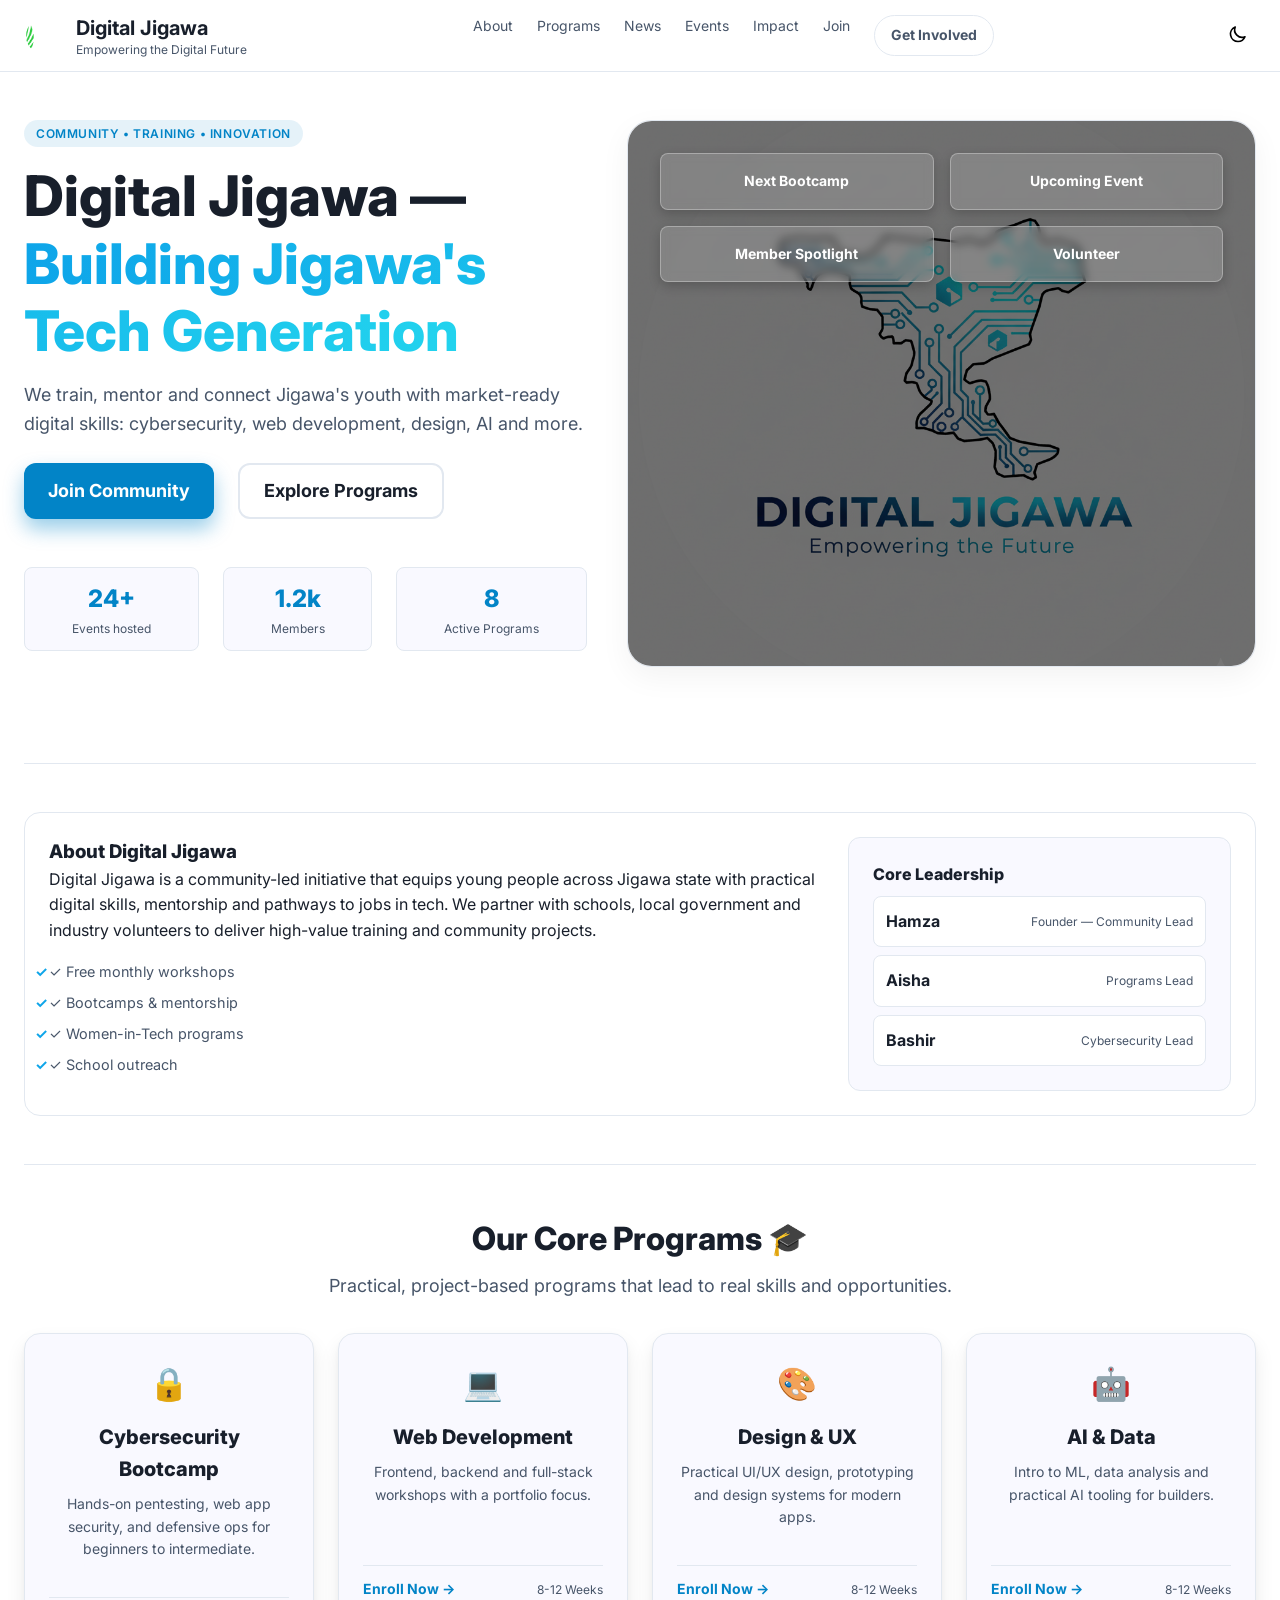
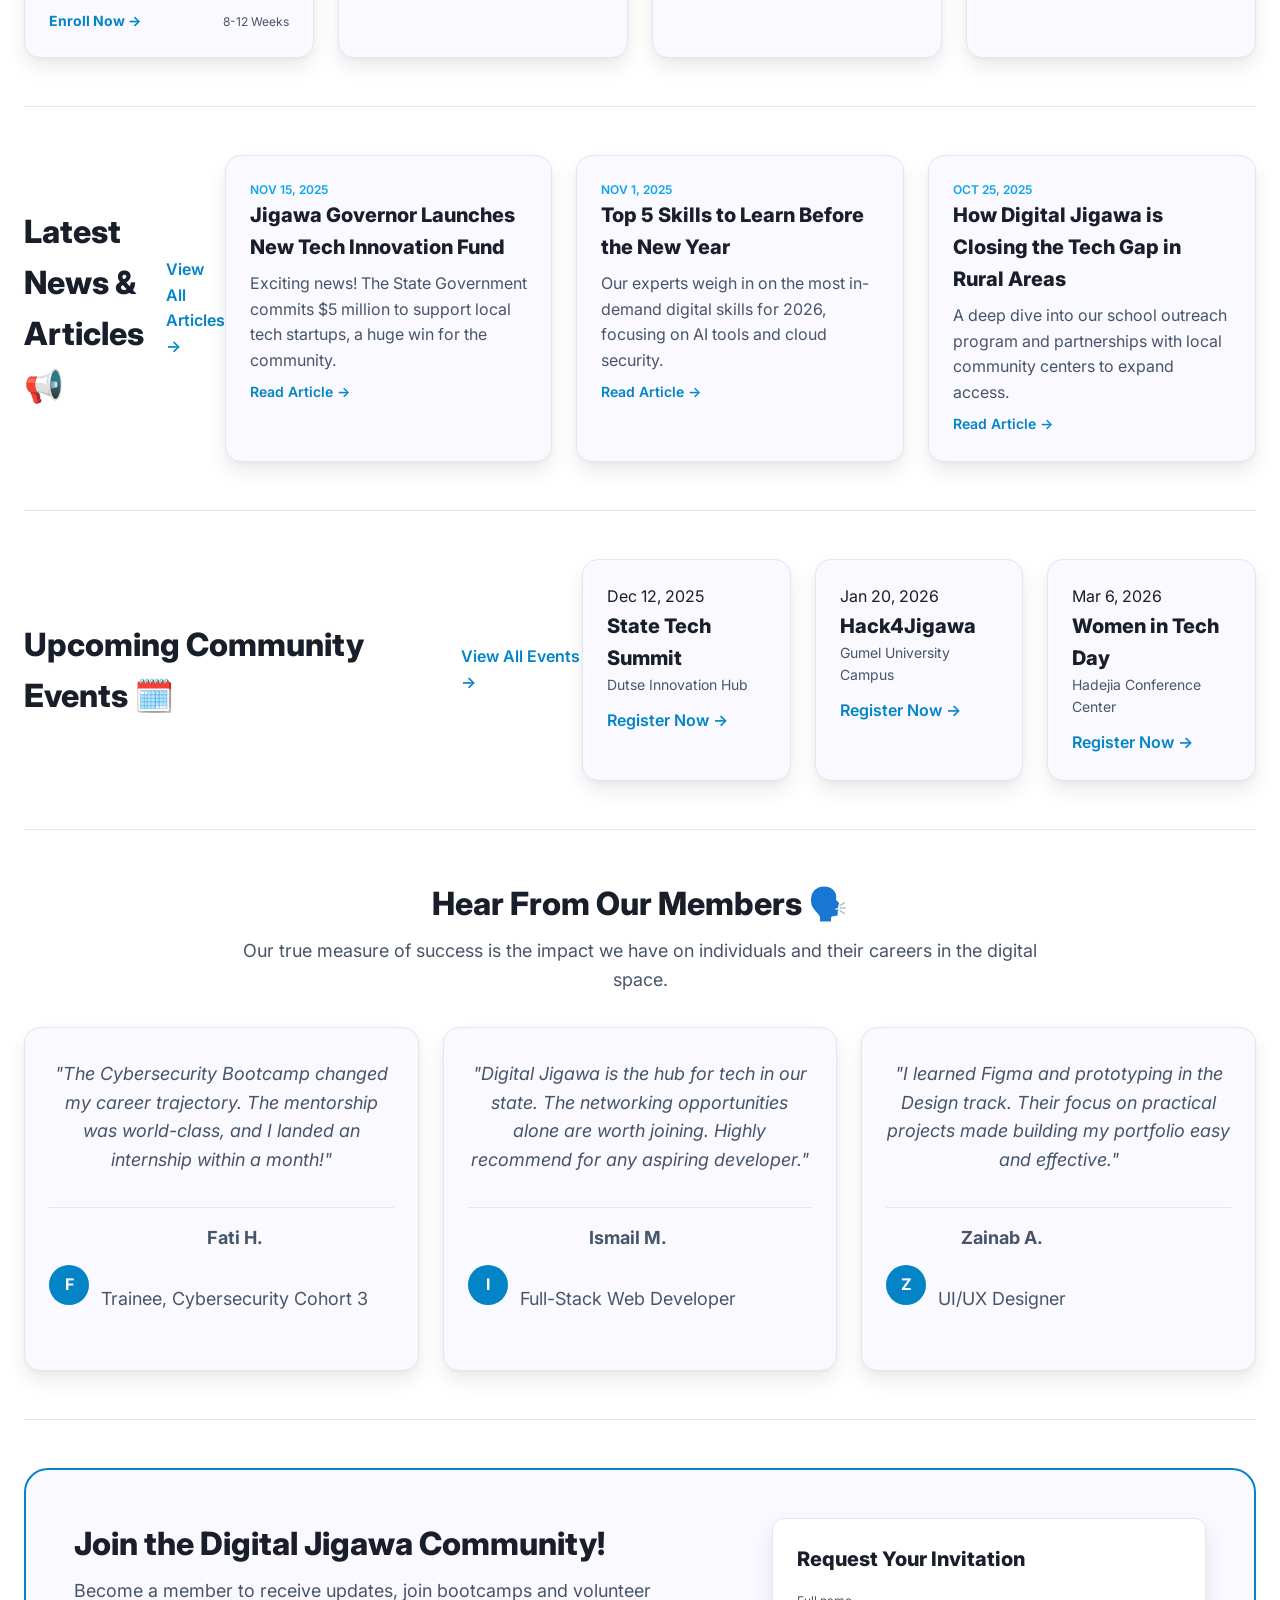
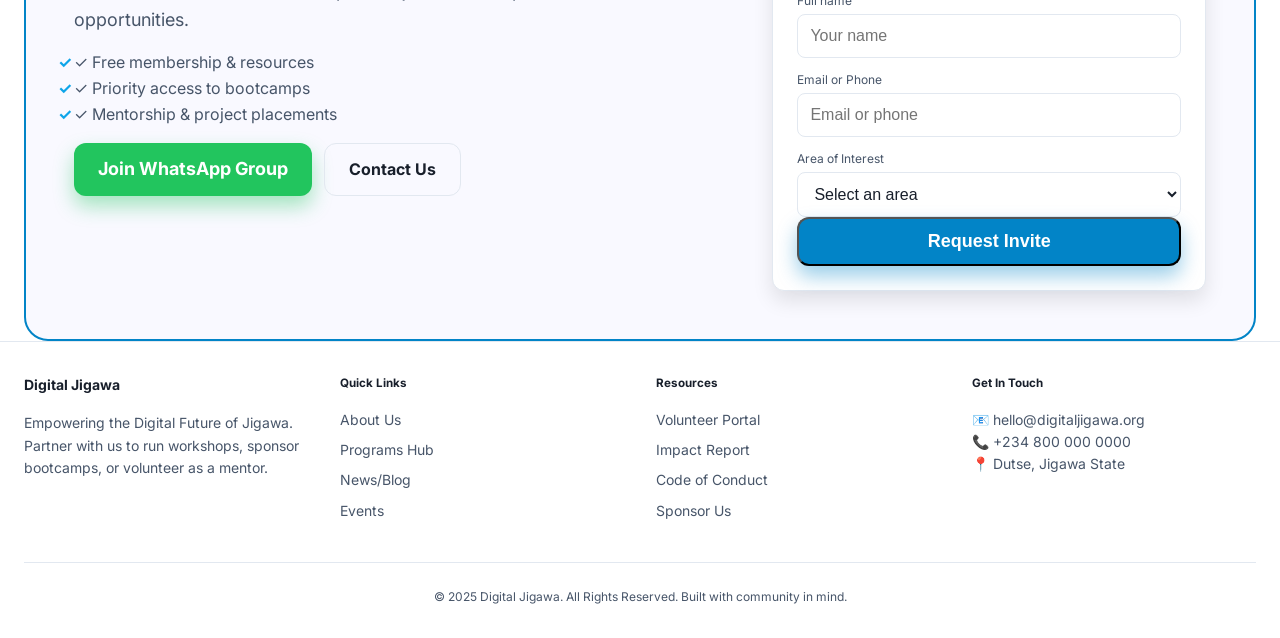
<file: index.html>
<!DOCTYPE html>
<html lang="en">
<head>
    <meta charset="UTF-8">
    <meta name="viewport" content="width=device-width, initial-scale=1.0">
    <title>Digital Jigawa - Empowering the Future</title>
    <link href="https://fonts.googleapis.com/css2?family=Inter:wght@400;600;700;800;900&display=swap" rel="stylesheet">
    <link rel="stylesheet" href="styles.css">
</head>
<body class="light">
    <header class="navbar">
        <div class="nav-container">
            <div class="logo">
                <div class="logo-icon">
                    <img src="digital_jigawa_logo.png" alt="Digital Jigawa Logo" class="logo-image">
                </div>
                <div>
                    <h1>Digital Jigawa</h1>
                    <p>Empowering the Digital Future</p>
                </div>
            </div>

            <nav class="nav-links">
                <a href="#about">About</a>
                <a href="#programs">Programs</a>
                <a href="#news">News</a>
                <a href="#events">Events</a>
                <a href="#testimonials">Impact</a>
                <a href="#join">Join</a>
                <a href="#contact" class="btn btn-outline">Get Involved</a>
            </nav>
            
            <button id="dark-mode-toggle" class="mode-toggle">
            </button>
        </div>
    </header>

    <main class="main-content">
        <section class="hero-section">
            <div class="hero-text-content">
                <span class="tag">Community • Training • Innovation</span>
                <h2>Digital Jigawa — <span class="gradient-text">Building Jigawa's Tech Generation</span></h2>
                <p>We train, mentor and connect Jigawa's youth with market-ready digital skills: cybersecurity, web development, design, AI and more.</p>

                <div class="hero-actions">
                    <a href="#join" class="btn btn-primary">Join Community</a>
                    <a href="#programs" class="btn btn-secondary">Explore Programs</a>
                </div>

                <div class="stats-bar">
                    <div class="stat-card">
                        <div class="stat-value">24+</div>
                        <div class="stat-label">Events hosted</div>
                    </div>
                    <div class="stat-card">
                        <div class="stat-value">1.2k</div>
                        <div class="stat-label">Members</div>
                    </div>
                    <div class="stat-card">
                        <div class="stat-value">8</div>
                        <div class="stat-label">Active Programs</div>
                    </div>
                </div>
            </div>

            <div class="hero-visual">
                <div class="visual-card-grid">
                    <a href="#programs" class="visual-card visual-button">Next Bootcamp</a>
                    <a href="#events" class="visual-card visual-button">Upcoming Event</a>
                    <a href="#testimonials" class="visual-card visual-button">Member Spotlight</a>
                    <a href="#join" class="visual-card visual-button">Volunteer</a>
                </div>
            </div>
        </section>

        <div class="divider"></div>

        <section id="about" class="section-card about-section">
            <div class="about-info">
                <h3>About Digital Jigawa</h3>
                <p>Digital Jigawa is a community-led initiative that equips young people across Jigawa state with practical digital skills, mentorship and pathways to jobs in tech. We partner with schools, local government and industry volunteers to deliver high-value training and community projects.</p>
                <ul>
                    <li>✓ Free monthly workshops</li>
                    <li>✓ Bootcamps & mentorship</li>
                    <li>✓ Women-in-Tech programs</li>
                    <li>✓ School outreach</li>
                </ul>
            </div>
            <div class="leadership-panel">
                <h4>Core Leadership</h4>
                <div class="leader-item"><span>Hamza</span><p>Founder — Community Lead</p></div>
                <div class="leader-item"><span>Aisha</span><p>Programs Lead</p></div>
                <div class="leader-item"><span>Bashir</span><p>Cybersecurity Lead</p></div>
            </div>
        </section>

        <div class="divider"></div>

        <section id="programs" class="centered-heading">
            <h3>Our Core Programs 🎓</h3>
            <p>Practical, project-based programs that lead to real skills and opportunities.</p>

            <div class="grid-4 programs-grid">
                <div class="program-card">
                    <span class="icon">🔒</span>
                    <h4>Cybersecurity Bootcamp</h4>
                    <p>Hands-on pentesting, web app security, and defensive ops for beginners to intermediate.</p>
                    <div class="card-footer"><a href="#join">Enroll Now →</a><span>8-12 Weeks</span></div>
                </div>
                <div class="program-card">
                    <span class="icon">💻</span>
                    <h4>Web Development</h4>
                    <p>Frontend, backend and full-stack workshops with a portfolio focus.</p>
                    <div class="card-footer"><a href="#join">Enroll Now →</a><span>8-12 Weeks</span></div>
                </div>
                <div class="program-card">
                    <span class="icon">🎨</span>
                    <h4>Design & UX</h4>
                    <p>Practical UI/UX design, prototyping and design systems for modern apps.</p>
                    <div class="card-footer"><a href="#join">Enroll Now →</a><span>8-12 Weeks</span></div>
                </div>
                <div class="program-card">
                    <span class="icon">🤖</span>
                    <h4>AI & Data</h4>
                    <p>Intro to ML, data analysis and practical AI tooling for builders.</p>
                    <div class="card-footer"><a href="#join">Enroll Now →</a><span>8-12 Weeks</span></div>
                </div>
            </div>
        </section>

        <div class="divider"></div>

        <section id="news" class="section-header">
            <h3>Latest News & Articles 📢</h3>
            <a href="/blog" class="link-secondary">View All Articles →</a>

            <div class="grid-3 news-grid">
                </div>
        </section>

        <div class="divider"></div>
        
        <section id="events" class="section-header">
            <h3>Upcoming Community Events 🗓️</h3>
            <a href="#events" class="link-secondary">View All Events →</a>

            <div class="grid-3 events-grid">
                <div class="event-card">
                    <p class="event-date">Dec 12, 2025</p>
                    <h4>State Tech Summit</h4>
                    <p class="event-location">Dutse Innovation Hub</p>
                    <a href="#">Register Now →</a>
                </div>
                <div class="event-card">
                    <p class="event-date">Jan 20, 2026</p>
                    <h4>Hack4Jigawa</h4>
                    <p class="event-location">Gumel University Campus</p>
                    <a href="#">Register Now →</a>
                </div>
                <div class="event-card">
                    <p class="event-date">Mar 6, 2026</p>
                    <h4>Women in Tech Day</h4>
                    <p class="event-location">Hadejia Conference Center</p>
                    <a href="#">Register Now →</a>
                </div>
            </div>
        </section>

        <div class="divider"></div>

        <section id="testimonials" class="centered-heading">
            <h3>Hear From Our Members 🗣️</h3>
            <p class="sub-heading-text">Our true measure of success is the impact we have on individuals and their careers in the digital space.</p>
            
            <div class="grid-3 testimonials-grid">
                <div class="testimonial-card">
                    <p class="quote">"The Cybersecurity Bootcamp changed my career trajectory. The mentorship was world-class, and I landed an internship within a month!"</p>
                    <div class="author-info">
                        <div class="avatar">F</div>
                        <div><p class="author-name">Fati H.</p><p class="author-role">Trainee, Cybersecurity Cohort 3</p></div>
                    </div>
                </div>
                <div class="testimonial-card">
                    <p class="quote">"Digital Jigawa is the hub for tech in our state. The networking opportunities alone are worth joining. Highly recommend for any aspiring developer."</p>
                    <div class="author-info">
                        <div class="avatar">I</div>
                        <div><p class="author-name">Ismail M.</p><p class="author-role">Full-Stack Web Developer</p></div>
                    </div>
                </div>
                <div class="testimonial-card">
                    <p class="quote">"I learned Figma and prototyping in the Design track. Their focus on practical projects made building my portfolio easy and effective."</p>
                    <div class="author-info">
                        <div class="avatar">Z</div>
                        <div><p class="author-name">Zainab A.</p><p class="author-role">UI/UX Designer</p></div>
                    </div>
                </div>
            </div>
        </section>

        <div class="divider"></div>

        <section id="join" class="join-section">
            <div class="join-text-content">
                <h3>Join the Digital Jigawa Community!</h3>
                <p>Become a member to receive updates, join bootcamps and volunteer opportunities.</p>
                <ul>
                    <li>✓ Free membership & resources</li>
                    <li>✓ Priority access to bootcamps</li>
                    <li>✓ Mentorship & project placements</li>
                </ul>
                <div class="join-actions">
                    <a href="https://chat.whatsapp.com/FKQ9TFHt9IEEI9ytUVVct3" target="_blank" rel="noreferrer" class="btn btn-whatsapp">Join WhatsApp Group</a>
                    <a href="#contact" class="btn btn-secondary-border">Contact Us</a>
                </div>
            </div>

            <div class="join-form-container">
                <h4>Request Your Invitation</h4>
                <form name="join-request" method="POST" data-netlify="true">
                    <input type="hidden" name="form-name" value="join-request" />
                  <p style="display: none;">
        <label>Don’t fill this out if you’re human: <input name="bot-field" /></label>
    </p>
                    <label for="name">Full name</label>
                    <input type="text" id="name" name="name" placeholder="Your name" required>

                    <label for="contact">Email or Phone</label>
                    <input type="text" id="contact" name="contact" placeholder="Email or phone" required>

                    <label for="interest">Area of Interest</label>
                    <select id="interest" name="interest">
                        <option disabled selected>Select an area</option>
                        <option>Cybersecurity</option>
                        <option>Web Development</option>
                        <option>Design & UX</option>
                        <option>AI & Data</option>
                    </select>
                    
                    <button type="submit" class="btn btn-primary btn-full-width">Request Invite</button>
                </form>
            </div>
        </section>
    </main>

    <footer id="contact" class="footer">
        <div class="footer-grid">
            <div class="footer-brand">
                <h4>Digital Jigawa</h4>
                <p>Empowering the Digital Future of Jigawa. Partner with us to run workshops, sponsor bootcamps, or volunteer as a mentor.</p>
            </div>
            <div>
                <h5>Quick Links</h5>
                <ul>
                    <li><a href="#about">About Us</a></li>
                    <li><a href="#programs">Programs Hub</a></li>
                    <li><a href="#news">News/Blog</a></li>
                    <li><a href="#events">Events</a></li>
                </ul>
            </div>
            <div>
                <h5>Resources</h5>
                <ul>
                    <li>Volunteer Portal</li>
                    <li>Impact Report</li>
                    <li>Code of Conduct</li>
                    <li>Sponsor Us</li>
                </ul>
            </div>
            <div>
                <h5>Get In Touch</h5>
                <p>📧 hello@digitaljigawa.org</p>
                <p>📞 +234 800 000 0000</p>
                <p>📍 Dutse, Jigawa State</p>
            </div>
        </div>
        <div class="footer-bottom">
            © 2025 Digital Jigawa. All Rights Reserved. Built with community in mind.
        </div>
    </footer>

    <script src="script.js"></script>
</body>
</html>
</file>
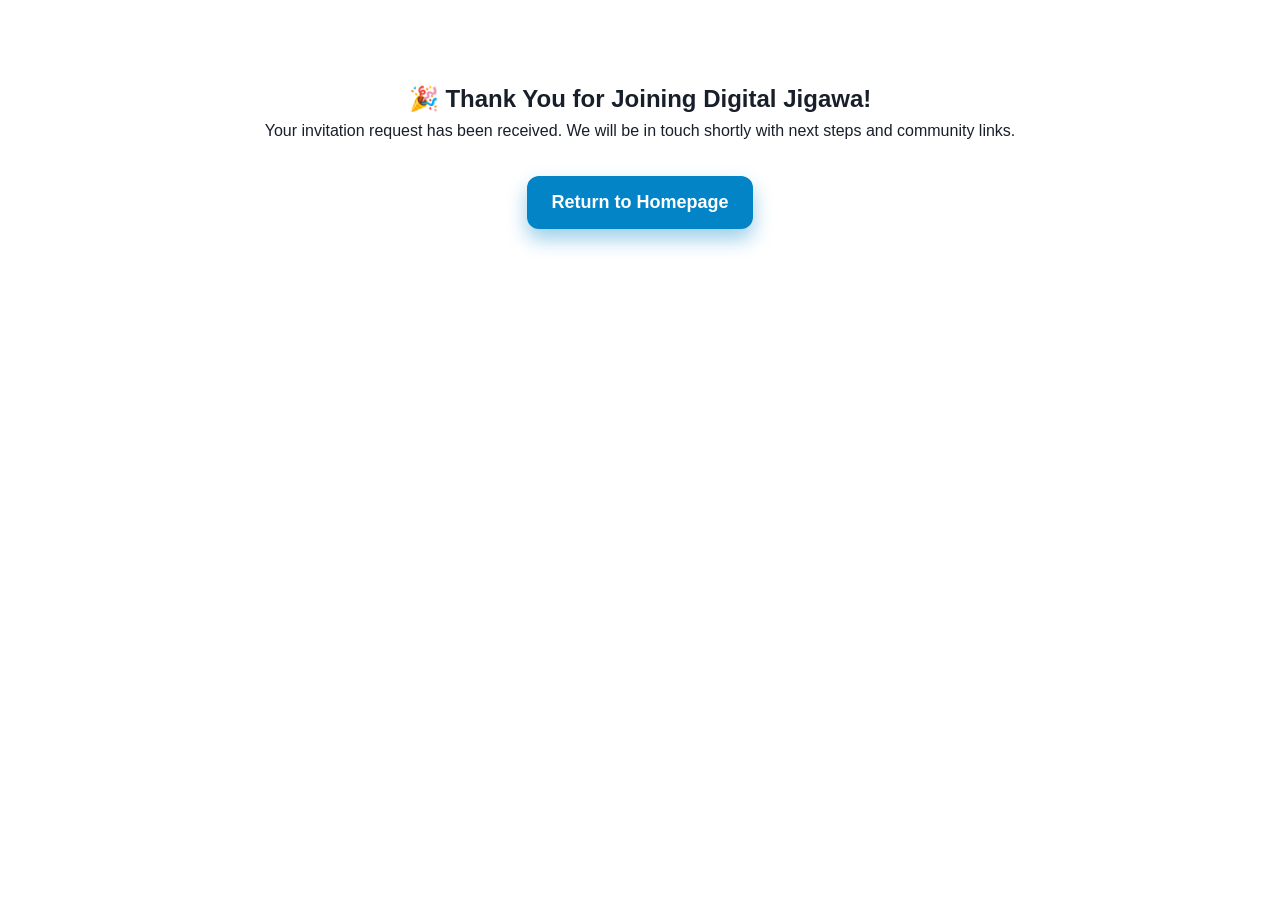
<file: success.html>
<!DOCTYPE html>
<html lang="en">
<head>
    <meta charset="UTF-8">
    <title>Thank You! - Digital Jigawa</title>
    <link rel="stylesheet" href="styles.css">
</head>
<body class="light">
    <main class="main-content" style="text-align: center; padding: 5rem;">
        <h2>🎉 Thank You for Joining Digital Jigawa!</h2>
        <p>Your invitation request has been received. We will be in touch shortly with next steps and community links.</p>
        <a href="/" class="btn btn-primary" style="margin-top: 2rem;">Return to Homepage</a>
    </main>
</body>
</html>
</file>
<file: styles.css>
/* --- CSS Variables for Colors and Spacing --- */
:root {
    /* Light Mode Colors */
    --clr-bg-primary-light: #ffffff;
    --clr-bg-card-light: #f9f9ff;
    --clr-text-main-light: #181f2b; /* Refined main text color */
    --clr-text-secondary-light: #475569;
    --clr-border-light: #e2e8f0;
    --clr-sky-500: #0ea5e9;
    --clr-sky-600: #0284c7;
    --clr-cyan-400: #22d3ee;
    --clr-green-500: #22c55e;
}

.dark {
    /* Dark Mode Colors */
    --clr-bg-primary-light: #0d1117; 
    --clr-bg-card-light: #161b22; 
    --clr-text-main-light: #e2e8f0;
    --clr-text-secondary-light: #aebecd; /* Refined secondary text color */
    --clr-border-light: #334155;
    --clr-sky-500: #38bdf8;
    --clr-sky-600: #0ea5e9;
    --clr-cyan-400: #67e8f9;
    --clr-green-500: #4ade80;
}

/* --- Base & Typography --- */
* {
    box-sizing: border-box;
    margin: 0;
    padding: 0;
}

body {
    font-family: 'Inter', sans-serif;
    line-height: 1.6;
    transition: background-color 0.3s, color 0.3s;
    background-color: var(--clr-bg-primary-light);
    color: var(--clr-text-main-light);
}

main {
    max-width: 1280px;
    margin: 0 auto;
    padding: 0 1.5rem;
}

/* Headings */
h1, h2, h3, h4 {
    color: var(--clr-text-main-light);
    font-weight: 800;
}

.gradient-text {
    background: linear-gradient(to right, var(--clr-sky-500), var(--clr-cyan-400));
    -webkit-background-clip: text;
    -webkit-text-fill-color: transparent;
}

.divider {
    height: 1px;
    background-color: var(--clr-border-light);
    margin: 3rem 0;
}

/* --- Navigation & Header --- */
.navbar {
    position: sticky;
    top: 0;
    z-index: 100;
    backdrop-filter: blur(12px);
    background-color: rgba(255, 255, 255, 0.7); 
    border-bottom: 1px solid var(--clr-border-light);
    transition: background-color 0.3s, border-color 0.3s;
}

.dark .navbar {
    background-color: rgba(13, 17, 23, 0.8);
    box-shadow: 0 2px 4px rgba(0, 0, 0, 0.2);
}

.nav-container {
    max-width: 1280px;
    margin: 0 auto;
    padding: 0.75rem 1.5rem;
    display: flex;
    justify-content: space-between;
    align-items: center;
}

.logo {
    display: flex;
    align-items: center;
    gap: 0.75rem;
}
.logo h1 { font-size: 1.25rem; font-weight: 700; }
.logo p { font-size: 0.75rem; color: var(--clr-text-secondary-light); margin-top: -0.25rem; }

/* Logo Image Container (Cleaned up for image integration) */
.logo-icon {
    width: 2.5rem;
    height: 2.5rem;
    border-radius: 50%;
    display: flex;
    align-items: center;
    justify-content: center;
    background-color: transparent; /* Changed from sky-600 */
    box-shadow: none; /* Removed shadow */
}

/* Logo Image Styling */
.logo-icon .logo-image {
    width: 100%;
    height: 100%;
    object-fit: cover;
    border-radius: 50%;
    padding: 2px;
}

.nav-links {
    display: none; 
    gap: 1.5rem;
    font-size: 0.875rem;
}
.nav-links a {
    color: var(--clr-text-secondary-light);
    text-decoration: none;
    transition: color 0.2s;
}
.nav-links a:hover {
    color: var(--clr-sky-500);
}

.mode-toggle {
    background: none;
    border: none;
    cursor: pointer;
    padding: 0.5rem;
    border-radius: 50%;
    transition: background-color 0.2s;
}
.mode-toggle:hover {
    background-color: var(--clr-border-light);
}

.dark .mode-toggle:hover {
    background-color: var(--clr-bg-card-light);
}

/* --- Buttons --- */
.btn {
    padding: 0.75rem 1.5rem;
    border-radius: 0.75rem;
    font-weight: 700;
    text-decoration: none;
    transition: all 0.2s ease-out;
    display: inline-flex;
    justify-content: center;
    align-items: center;
    font-size: 1.125rem;
    position: relative; /* For glare effect */
    overflow: hidden; /* For glare effect */
}

/* Glare Effect CSS */
.btn-primary:hover::after {
    content: "";
    position: absolute;
    top: 0;
    left: 0;
    width: 100%;
    height: 100%;
    background-image: linear-gradient(
        120deg,
        rgba(255, 255, 255, 0) 30%,
        rgba(255, 255, 255, 0.3) 60%,
        rgba(255, 255, 255, 0) 80%
    );
    transform: translateX(100%);
    transition: transform 0.6s ease-in-out;
}
.btn-primary:hover::after {
    transform: translateX(100%);
}


.btn-primary {
    background-color: var(--clr-sky-600);
    color: white;
    box-shadow: 0 10px 20px rgba(2, 132, 199, 0.4);
    z-index: 1;
}
.btn-primary:hover {
    background-color: var(--clr-sky-500);
    transform: translateY(-2px);
}
.btn-secondary {
    background-color: transparent;
    color: var(--clr-text-main-light);
    border: 2px solid var(--clr-border-light);
}
.btn-secondary:hover {
    background-color: var(--clr-border-light);
}
.btn-outline {
    border: 1px solid var(--clr-border-light);
    padding: 0.5rem 1rem;
    border-radius: 9999px;
    font-size: 0.875rem;
}
.btn-whatsapp {
    background-color: var(--clr-green-500);
    color: white;
    box-shadow: 0 10px 20px rgba(34, 197, 94, 0.4);
}
.btn-whatsapp:hover {
    background-color: #15803d;
}
.btn-secondary-border {
    background-color: transparent;
    color: var(--clr-text-main-light);
    border: 1px solid var(--clr-border-light);
    font-size: 1rem;
}
.btn-full-width {
    width: 100%;
}

/* --- Layout Grids & Sections --- */
.hero-section {
    display: flex;
    flex-direction: column-reverse; 
    gap: 2.5rem;
    padding: 3rem 0;
}
.hero-section h2 {
    font-size: 2.5rem;
    line-height: 1.2;
    margin-top: 1rem;
}
.hero-section p {
    font-size: 1.125rem;
    color: var(--clr-text-secondary-light);
    margin-top: 1rem;
}
.tag {
    display: inline-block;
    padding: 0.25rem 0.75rem;
    border-radius: 9999px;
    background-color: rgba(2, 132, 199, 0.1);
    color: var(--clr-sky-600);
    font-size: 0.75rem;
    font-weight: 600;
    text-transform: uppercase;
    letter-spacing: 0.05em;
}

.hero-actions {
    display: flex;
    flex-direction: column;
    gap: 0.75rem;
    margin-top: 1.5rem;
}

.stats-bar {
    display: flex;
    justify-content: space-between;
    gap: 1.5rem;
    margin-top: 2rem;
    padding: 1rem 0;
}
.stat-card {
    text-align: center;
    flex-grow: 1;
    background-color: var(--clr-bg-card-light);
    padding: 0.75rem;
    border-radius: 0.5rem;
    border: 1px solid var(--clr-border-light);
}
.stat-value { font-size: 1.5rem; font-weight: 800; color: var(--clr-sky-600); }
.stat-label { font-size: 0.75rem; color: var(--clr-text-secondary-light); }


/* Hero Visual Banner Styles */
.hero-visual {
    /* Background Image Setup */
    background-image: url('digital_banner_bg.png'); /* REPLACE FILE NAME */
    background-size: cover; 
    background-position: center; 
    background-repeat: no-repeat;
    
    position: relative; 
    overflow: hidden;

    /* Existing Styles */
    border: 1px solid var(--clr-border-light);
    padding: 1rem;
    border-radius: 1.5rem;
    box-shadow: 0 10px 30px rgba(0, 0, 0, 0.05);
}

/* Overlay for Readability */
.hero-visual::before {
    content: "";
    position: absolute;
    top: 0;
    left: 0;
    width: 100%;
    height: 100%;
    background-color: rgba(0, 0, 0, 0.5); /* 50% black opacity in light mode */
    border-radius: 1.5rem;
    z-index: 1; 
}

.dark .hero-visual::before {
    background-color: rgba(0, 0, 0, 0.65); /* Slightly darker overlay in dark mode */
}


.visual-card-grid {
    display: grid;
    grid-template-columns: repeat(2, 1fr);
    gap: 1rem;
    position: relative;
    z-index: 2; /* Ensures grid is above the overlay */
}

/* Visual Button Styles (Glassmorphism & Contrast) */
.visual-card {
    cursor: pointer;
    text-align: center;
    text-decoration: none; 
    color: white !important; /* Forces white text for contrast on banner */
    font-weight: 700;
    
    /* Elegant Glassmorphism */
    background-color: rgba(255, 255, 255, 0.15); 
    backdrop-filter: blur(5px); 
    border: 1px solid rgba(255, 255, 255, 0.3); 
    box-shadow: 0 4px 12px rgba(0, 0, 0, 0.2); 

    padding: 1rem;
    border-radius: 0.5rem;
    transition: transform 0.2s, background-color 0.2s, color 0.2s;
    display: flex;
    align-items: center;
    justify-content: center;
    font-size: 0.875rem;
}

.visual-card:hover {
    background-color: var(--clr-sky-500);
    color: white !important;
    transform: translateY(-2px); 
    border-color: var(--clr-sky-500);
}

/* General Layouts */
.centered-heading {
    text-align: center;
}
.centered-heading h3 {
    font-size: 2rem;
    margin-bottom: 0.5rem;
}
.centered-heading p {
    font-size: 1.125rem;
    color: var(--clr-text-secondary-light);
    max-width: 800px;
    margin: 0 auto 2rem;
}

.section-header {
    display: flex;
    justify-content: space-between;
    align-items: center;
    margin-bottom: 1.5rem;
}
.section-header h3 { font-size: 2rem; }
.link-secondary {
    text-decoration: none;
    color: var(--clr-sky-600);
    font-weight: 600;
}

.grid-3 {
    display: grid;
    grid-template-columns: 1fr;
    gap: 1.5rem;
}
.grid-4 {
    display: grid;
    grid-template-columns: 1fr;
    gap: 1.5rem;
}


/* --- Program/Article/Event Cards (Refined Shadows/Hover) --- */
.program-card, .article-card, .event-card {
    background-color: var(--clr-bg-card-light);
    border: 1px solid var(--clr-border-light);
    padding: 1.5rem;
    border-radius: 1rem;
    
    /* Elegant Shadows */
    box-shadow: 
        0 2px 4px rgba(0, 0, 0, 0.03), 
        0 10px 20px rgba(0, 0, 0, 0.08); 
    transition: all 0.4s cubic-bezier(0.165, 0.84, 0.44, 1);
}
.program-card:hover, .article-card:hover, .event-card:hover {
    transform: translateY(-8px); /* Deeper lift */
    border-color: var(--clr-sky-500); /* Highlight border on hover */
    box-shadow: 
        0 5px 10px rgba(0, 0, 0, 0.1), 
        0 25px 40px rgba(0, 0, 0, 0.15); 
}

.program-card .icon { font-size: 2rem; display: block; margin-bottom: 0.75rem; }
.program-card h4 { font-size: 1.25rem; margin-bottom: 0.5rem; }
.program-card p { font-size: 0.875rem; min-height: 4.5rem; color: var(--clr-text-secondary-light); }
.card-footer { display: flex; justify-content: space-between; align-items: center; border-top: 1px solid var(--clr-border-light); padding-top: 0.75rem; margin-top: 0.75rem;}
.card-footer a { color: var(--clr-sky-600); font-weight: 700; text-decoration: none; font-size: 0.875rem; }
.card-footer span { font-size: 0.75rem; color: var(--clr-text-secondary-light); }

.article-date { font-size: 0.75rem; font-weight: 600; color: var(--clr-sky-500); }
.article-card h4 { font-size: 1.25rem; margin-bottom: 0.5rem; }
.article-card .excerpt { color: var(--clr-text-secondary-light); }
.article-card a { color: var(--clr-sky-600); font-weight: 600; text-decoration: none; font-size: 0.875rem; margin-top: 0.5rem; display: inline-block;}

.event-card h4 { font-size: 1.25rem; }
.event-location { font-size: 0.875rem; color: var(--clr-text-secondary-light); }
.event-card a { color: var(--clr-sky-600); font-weight: 600; text-decoration: none; display: block; margin-top: 0.75rem;}

/* --- About Section & Leadership --- */
.about-section {
    padding: 1.5rem;
    border: 1px solid var(--clr-border-light);
    border-radius: 1rem;
    display: flex;
    flex-direction: column;
    gap: 2rem;
}
.about-section ul {
    list-style: none;
    display: grid;
    grid-template-columns: 1fr;
    gap: 0.5rem;
    margin-top: 1rem;
    font-size: 0.9rem;
    color: var(--clr-text-secondary-light);
}
.about-section ul li::before {
    content: '✓';
    color: var(--clr-sky-500);
    font-weight: bold;
    display: inline-block;
    width: 1em;
    margin-left: -1em;
}

.leadership-panel {
    background-color: var(--clr-bg-card-light);
    padding: 1.5rem;
    border-radius: 0.75rem;
    border: 1px solid var(--clr-border-light);
}
.leader-item {
    display: flex;
    justify-content: space-between;
    align-items: center;
    background-color: var(--clr-bg-primary-light);
    border: 1px solid var(--clr-border-light);
    padding: 0.75rem;
    border-radius: 0.5rem;
    margin-top: 0.5rem;
}
.leader-item span { font-weight: 700; }
.leader-item p { font-size: 0.75rem; color: var(--clr-text-secondary-light); }

/* --- Testimonials (Refined Shadows/Hover) --- */
.testimonial-card {
    background-color: var(--clr-bg-card-light);
    border: 1px solid var(--clr-border-light);
    padding: 1.5rem;
    border-radius: 1rem;
    box-shadow: 
        0 2px 4px rgba(0, 0, 0, 0.03), 
        0 10px 20px rgba(0, 0, 0, 0.08);
    transition: all 0.4s cubic-bezier(0.165, 0.84, 0.44, 1);
}
.testimonial-card:hover {
    transform: translateY(-8px);
    border-color: var(--clr-sky-500);
    box-shadow: 
        0 5px 10px rgba(0, 0, 0, 0.1), 
        0 25px 40px rgba(0, 0, 0, 0.15); 
}
.testimonial-card .quote {
    font-size: 1.125rem;
    font-style: italic;
    color: var(--clr-text-secondary-light);
    margin-top: 0.5rem;
}
.author-info {
    display: flex;
    align-items: center;
    gap: 0.75rem;
    margin-top: 1.5rem;
    padding-top: 1rem;
    border-top: 1px solid var(--clr-border-light);
}
.avatar {
    width: 2.5rem;
    height: 2.5rem;
    border-radius: 50%;
    background-color: var(--clr-sky-600);
    color: white;
    font-weight: 700;
    display: flex;
    align-items: center;
    justify-content: center;
}
.author-name { font-weight: 700; }
.author-role { font-size: 0.75rem; color: var(--clr-sky-500); }


/* --- Join / CTA Section --- */
.join-section {
    background-color: var(--clr-bg-card-light);
    border: 2px solid var(--clr-sky-600);
    border-radius: 1.5rem;
    padding: 2rem;
    display: flex;
    flex-direction: column;
    gap: 2rem;
}
.join-section h3 { font-size: 2rem; margin-bottom: 0.5rem; }
.join-section p { font-size: 1.125rem; color: var(--clr-text-secondary-light); }
.join-section ul {
    list-style: none;
    margin: 1rem 0;
    font-size: 1rem;
    color: var(--clr-text-secondary-light);
}
.join-section ul li::before {
    content: '✓';
    color: var(--clr-sky-500);
    font-weight: bold;
    display: inline-block;
    width: 1em;
    margin-left: -1em;
}
.join-actions {
    display: flex;
    flex-direction: column;
    gap: 0.75rem;
    margin-top: 1rem;
}
.join-form-container {
    background-color: var(--clr-bg-primary-light);
    padding: 1.5rem;
    border-radius: 0.75rem;
    border: 1px solid var(--clr-border-light);
    box-shadow: 0 10px 20px rgba(0, 0, 0, 0.1);
}
.join-form-container h4 { font-size: 1.25rem; margin-bottom: 1rem; }
.join-form-container label {
    display: block;
    font-size: 0.75rem;
    color: var(--clr-text-secondary-light);
    margin-top: 0.75rem;
    margin-bottom: 0.25rem;
}
.join-form-container input,
.join-form-container select {
    width: 100%;
    padding: 0.75rem;
    border-radius: 0.5rem;
    border: 1px solid var(--clr-border-light);
    background-color: var(--clr-bg-primary-light);
    color: var(--clr-text-main-light);
    font-size: 1rem;
    transition: border-color 0.2s;
}
.join-form-container input:focus,
.join-form-container select:focus {
    outline: none;
    border-color: var(--clr-sky-500);
    box-shadow: 0 0 0 1px var(--clr-sky-500);
}

/* --- Footer --- */
.footer {
    padding: 2rem 1.5rem;
    max-width: 1280px;
    margin: 0 auto;
    border-top: 1px solid var(--clr-border-light);
    color: var(--clr-text-secondary-light);
    font-size: 0.875rem;
}
.footer h4, .footer h5 { color: var(--clr-text-main-light); font-weight: 700; margin-bottom: 1rem; }
.footer-grid {
    display: grid;
    grid-template-columns: repeat(2, 1fr);
    gap: 2rem;
    margin-bottom: 2rem;
}
.footer-grid ul { list-style: none; padding: 0; }
.footer-grid ul li { margin-bottom: 0.5rem; }
.footer-grid a { text-decoration: none; color: var(--clr-text-secondary-light); }
.footer-grid a:hover { color: var(--clr-sky-500); }
.footer-bottom {
    text-align: center;
    border-top: 1px solid var(--clr-border-light);
    padding-top: 1.5rem;
    font-size: 0.75rem;
}

/* --- Mobile Responsiveness (Media Queries) --- */
@media (min-width: 640px) {
    .hero-actions {
        flex-direction: row;
        gap: 1.5rem;
    }
    .grid-3 {
        grid-template-columns: repeat(2, 1fr);
    }
    .grid-4 {
        grid-template-columns: repeat(2, 1fr);
    }
    .footer-grid {
        grid-template-columns: repeat(4, 1fr);
    }
}

@media (min-width: 1024px) {
    .nav-links {
        display: flex;
    }
    .hero-section {
        flex-direction: row;
    }
    .hero-text-content {
        flex: 1;
    }
    .hero-visual {
        flex: 1;
        padding: 2rem;
    }
    .hero-section h2 {
        font-size: 3.5rem;
    }
    .hero-actions .btn {
        font-size: 1.125rem;
    }
    .about-section {
        flex-direction: row;
        display: grid;
        grid-template-columns: 2fr 1fr;
    }
    .grid-3 {
        grid-template-columns: repeat(3, 1fr);
    }
    .grid-4 {
        grid-template-columns: repeat(4, 1fr);
    }
    .join-section {
        flex-direction: row;
        display: grid;
        grid-template-columns: 1.5fr 1fr;
        gap: 3rem;
        padding: 3rem;
    }
    .join-actions {
        flex-direction: row;
    }
}
</file>
